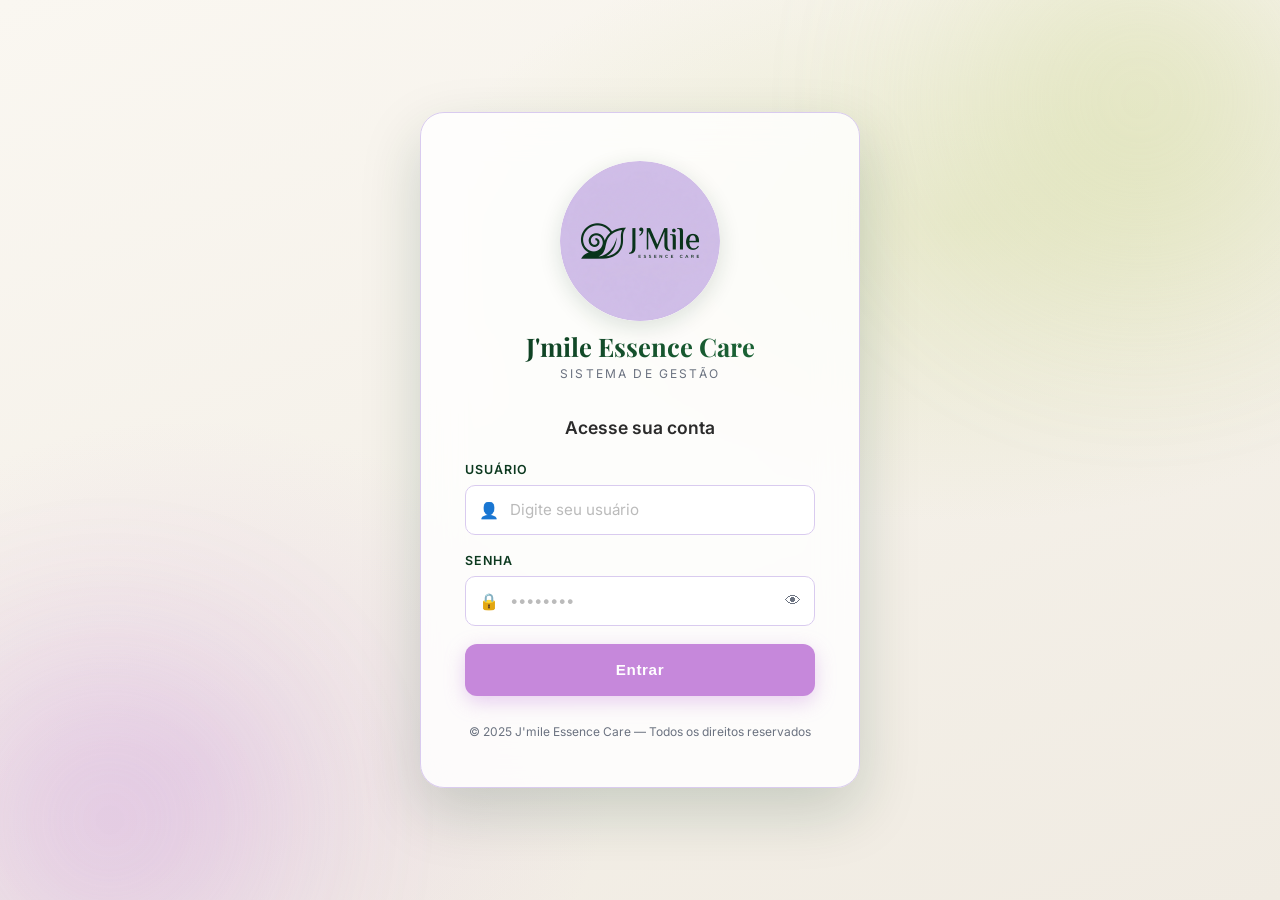
<file: index.html>
<!DOCTYPE html>
<html lang="pt-BR">
<head>
  <meta charset="UTF-8">
  <meta name="viewport" content="width=device-width, initial-scale=1.0">
  <title>J'mile Essence Care</title>
  <!-- Redireciona automaticamente para a tela de login -->
  <meta http-equiv="refresh" content="0; url=pages/login.html">
  <link rel="canonical" href="pages/login.html">

  <!-- PWA -->
  <link rel="manifest" href="manifest.json">
  <meta name="theme-color" content="#0C391F">
  <link rel="apple-touch-icon" href="assets/icons/apple-touch-icon.png">
</head>
<body>
  <p>Redirecionando para o sistema... <a href="pages/login.html">Clique aqui</a> se não redirecionar.</p>
  <script>window.location.replace('pages/login.html');</script>
</body>
</html>
</file>
<file: css/dashboard.css>
/* =========================================================
   dashboard.css — Layout Principal | J'mile Essence Care
   Nova paleta de identidade visual
   ========================================================= */

@import url('https://fonts.googleapis.com/css2?family=Inter:wght@300;400;500;600;700&family=Playfair+Display:wght@400;600;700&display=swap');

*, *::before, *::after { box-sizing: border-box; margin: 0; padding: 0; }

:root {
  /* Paleta oficial */
  --bg:            #FAF7F1;
  --primary:       #C688DB;
  --primary-hover: #b470cc;
  --primary-light: #D9CBEF;
  --green-light:   #C6D383;
  --green-dark:    #0C391F;
  --green-mid:     #155424;
  --yellow-soft:   #FFF2B0;
  --black-soft:    #2B2B2B;
  --white:         #FFFFFF;

  /* Superfícies */
  --surface:       #FFFFFF;
  --surface-2:     #F5F0E8;
  --surface-3:     #EDE8DF;
  --border:        #D9CBEF;
  --border-2:      #E2DCF5;

  /* Texto */
  --text:          #2B2B2B;
  --text-2:        #4b5563;
  --subtext:       #9ca3af;

  /* Feedback */
  --success:       #16a34a;
  --warning:       #d97706;
  --error:         #dc2626;
  --info:          #2563eb;

  /* Layout */
  --sidebar-w: 260px;
  --topbar-h:  64px;

  --radius: 12px;
  --transition: 0.22s ease;
  --shadow: 0 4px 20px rgba(12,57,31,0.06);
  --shadow-md: 0 10px 30px rgba(12,57,31,0.12);
}

html, body {
  height: 100%; overflow: hidden;
  font-family: 'Inter', sans-serif;
  background: var(--bg); color: var(--text);
  font-size: 14px;
}

/* ── App Shell ───────────────────────────────────────────── */
.app { display: flex; height: 100vh; overflow: hidden; }

/* ── Sidebar ─────────────────────────────────────────────── */
.sidebar {
  width: var(--sidebar-w); flex-shrink: 0;
  background: var(--green-dark);
  border-right: none;
  display: flex; flex-direction: column;
  overflow-y: auto; overflow-x: hidden;
  transition: width var(--transition);
  z-index: 100;
  box-shadow: 4px 0 20px rgba(12,57,31,0.25);
}
.sidebar::-webkit-scrollbar { width: 4px; }
.sidebar::-webkit-scrollbar-thumb { background: rgba(255,255,255,0.15); border-radius: 4px; }

/* Brand */
.sidebar__brand {
  display: flex; align-items: center; gap: 12px;
  padding: 24px 20px 20px;
  border-bottom: 1px solid rgba(255,255,255,0.10);
  text-decoration: none; color: inherit;
}
.sidebar__logo {
  width: 48px; height: 48px; border-radius: 50%; flex-shrink: 0;
  overflow: hidden;
  display: flex; align-items: center; justify-content: center;
  box-shadow: 0 3px 10px rgba(198,136,219,0.30);
}
.sidebar__logo-img {
  width: 100%; height: 100%;
  object-fit: cover;
  border-radius: 0;
}
.sidebar__name {
  font-family: 'Playfair Display', serif;
  font-size: 0.95rem; font-weight: 700; line-height: 1.15;
  color: var(--white);
}
.sidebar__tagline {
  font-size: 0.65rem; color: rgba(255,255,255,0.50);
  letter-spacing: 0.14em; text-transform: uppercase;
}

/* Nav */
.sidebar__nav { flex: 1; padding: 16px 12px; display: flex; flex-direction: column; gap: 4px; }

.nav-section-label {
  font-size: 0.62rem; font-weight: 600; letter-spacing: 0.16em;
  text-transform: uppercase; color: rgba(255,255,255,0.40);
  padding: 12px 10px 6px;
}

.nav__item {
  display: flex; align-items: center; gap: 12px;
  padding: 11px 14px; border-radius: 10px;
  cursor: pointer; text-decoration: none;
  color: rgba(255,255,255,0.75);
  font-size: 0.875rem; font-weight: 500;
  transition: background var(--transition), color var(--transition);
  position: relative;
}
.nav__item:hover {
  background: rgba(198,211,131,0.18);
  color: var(--green-light);
}
.nav__item.active {
  background: var(--green-light);
  color: var(--green-dark);
  font-weight: 700;
  box-shadow: 0 3px 12px rgba(198,211,131,0.4);
}
.nav__icon { font-size: 17px; flex-shrink: 0; width: 22px; text-align: center; }
.nav__label { flex: 1; white-space: nowrap; overflow: hidden; text-overflow: ellipsis; }
.nav__badge {
  display: none; min-width: 20px; height: 20px; padding: 0 6px;
  background: var(--primary); color: #fff;
  border-radius: 10px; font-size: 0.7rem; font-weight: 700;
  align-items: center; justify-content: center;
}

/* User area */
.sidebar__user {
  padding: 16px 16px 20px;
  border-top: 1px solid rgba(255,255,255,0.10);
  display: flex; align-items: center; gap: 12px;
}
.sidebar__avatar {
  width: 36px; height: 36px; border-radius: 50%; flex-shrink: 0;
  background: var(--primary);
  display: flex; align-items: center; justify-content: center;
  font-size: 14px; font-weight: 700; color: #fff;
}
.sidebar__user-info { flex: 1; min-width: 0; }
.sidebar__user-name {
  font-size: 0.82rem; font-weight: 600; color: var(--white);
  white-space: nowrap; overflow: hidden; text-overflow: ellipsis;
}
.sidebar__user-role { font-size: 0.68rem; color: rgba(255,255,255,0.45); }
.sidebar__logout {
  background: none; border: none; color: rgba(255,255,255,0.45);
  cursor: pointer; font-size: 16px; padding: 6px;
  border-radius: 6px; transition: color var(--transition), background var(--transition);
}
.sidebar__logout:hover { color: #f87171; background: rgba(248,113,113,0.15); }

/* ── Main area ───────────────────────────────────────────── */
.main { flex: 1; display: flex; flex-direction: column; overflow: hidden; }

/* Topbar */
.topbar {
  height: var(--topbar-h); flex-shrink: 0;
  display: flex; align-items: center; justify-content: space-between;
  padding: 0 28px;
  background: var(--surface);
  border-bottom: 1.5px solid var(--border-2);
  box-shadow: var(--shadow);
}
.topbar__left { display: flex; align-items: center; gap: 14px; }
.topbar__breadcrumb {
  display: flex; align-items: center; gap: 6px;
  font-size: 0.78rem; color: var(--subtext);
}
.topbar__breadcrumb b { color: var(--green-dark); font-weight: 700; }
.topbar__title { font-size: 1.15rem; font-weight: 700; color: var(--green-dark); }

.topbar__right { display: flex; align-items: center; gap: 12px; }
.topbar__date  { font-size: 0.78rem; color: var(--subtext); font-weight: 500; }

/* Content */
.content {
  flex: 1; overflow-y: auto; padding: 28px;
  background: var(--bg);
}
.content::-webkit-scrollbar { width: 6px; }
.content::-webkit-scrollbar-thumb { background: var(--border); border-radius: 6px; }

/* Animação de entrada de rotas (Módulos) */
.content-fade {
  animation: fade-in-up 0.28s cubic-bezier(0.2, 0.8, 0.2, 1) forwards;
}
@keyframes fade-in-up {
  from { opacity: 0; transform: translateY(14px); }
  to   { opacity: 1; transform: translateY(0); }
}

/* ── Loading ─────────────────────────────────────────────── */
.loading {
  display: flex; flex-direction: column; align-items: center;
  justify-content: center; gap: 16px; padding: 80px 24px;
  color: var(--subtext);
}
.loading__spinner {
  width: 40px; height: 40px; border-radius: 50%;
  border: 3px solid var(--border);
  border-top-color: var(--primary);
  animation: spin 0.8s linear infinite;
}
@keyframes spin { to { transform: rotate(360deg); } }

/* ── Toast Container ─────────────────────────────────────── */
#toast-container {
  position: fixed; bottom: 28px; right: 28px;
  display: flex; flex-direction: column; gap: 10px; z-index: 9999;
}
.toast {
  display: flex; align-items: center; gap: 12px;
  padding: 13px 18px; border-radius: 10px;
  background: var(--surface);
  border: 1.5px solid var(--border-2);
  box-shadow: var(--shadow-md);
  font-size: 0.875rem; max-width: 340px;
  transform: translateX(110%); transition: transform 0.35s ease;
  color: var(--text);
}
.toast--show { transform: translateX(0); }
.toast__icon { font-size: 16px; flex-shrink: 0; }
.toast--success .toast__icon { color: var(--success); }
.toast--error   .toast__icon { color: var(--error); }
.toast--info    .toast__icon { color: var(--info); }
.toast--warning .toast__icon { color: var(--warning); }

/* ── Page Header ─────────────────────────────────────────── */
.page-header {
  display: flex; align-items: flex-start; justify-content: space-between;
  margin-bottom: 24px; gap: 16px; flex-wrap: wrap;
}
.page-header__title {
  font-size: 1.5rem; font-weight: 700; color: var(--green-dark); margin-bottom: 4px;
}
.page-header__subtitle { font-size: 0.85rem; color: var(--subtext); }
.page-header__actions { display: flex; gap: 10px; flex-wrap: wrap; align-items: center; }

/* ── Stats Cards ─────────────────────────────────────────── */
.stats-grid {
  display: grid;
  grid-template-columns: repeat(auto-fit, minmax(180px, 1fr));
  gap: 16px; margin-bottom: 24px;
}
.stat-card {
  background: var(--surface);
  border: 1.5px solid var(--border-2);
  border-radius: var(--radius);
  padding: 20px;
  display: flex; align-items: center; gap: 16px;
  transition: transform var(--transition), box-shadow var(--transition);
}
.stat-card:hover { transform: translateY(-2px); box-shadow: var(--shadow-md); }
.stat-card__icon {
  width: 46px; height: 46px; border-radius: 12px;
  display: flex; align-items: center; justify-content: center;
  font-size: 20px; flex-shrink: 0;
}
.stat-card__icon--rose   { background: rgba(198,136,219,0.15); }
.stat-card__icon--gold   { background: rgba(198,211,131,0.25); }
.stat-card__icon--green  { background: rgba(22,163,74,0.12); }
.stat-card__icon--blue   { background: rgba(37,99,235,0.10); }
.stat-card__value { font-size: 1.5rem; font-weight: 700; color: var(--green-dark); }
.stat-card__label { font-size: 0.75rem; color: var(--subtext); }

/* ── Notificações — Sino ─────────────────────────────────── */
.notif-bell {
  position: relative;
}

.notif-bell__btn {
  background: none; border: none; cursor: pointer;
  width: 38px; height: 38px; border-radius: 10px;
  display: flex; align-items: center; justify-content: center;
  position: relative; transition: background var(--transition);
}
.notif-bell__btn:hover { background: rgba(198,136,219,0.12); }
.notif-bell__btn--active { animation: bell-shake 0.5s ease; }

@keyframes bell-shake {
  0%,100% { transform: rotate(0); }
  20% { transform: rotate(-15deg); }
  40% { transform: rotate(15deg); }
  60% { transform: rotate(-10deg); }
  80% { transform: rotate(10deg); }
}

.notif-bell__icon { font-size: 20px; }

.notif-bell__badge {
  position: absolute; top: 3px; right: 3px;
  min-width: 18px; height: 18px; padding: 0 5px;
  background: #e53e3e; color: #fff;
  border-radius: 10px; font-size: 0.65rem; font-weight: 700;
  display: flex; align-items: center; justify-content: center;
  border: 2px solid var(--surface);
  animation: pop-in 0.3s cubic-bezier(0.175, 0.885, 0.32, 1.275);
}

@keyframes pop-in {
  from { transform: scale(0); opacity: 0; }
  to   { transform: scale(1); opacity: 1; }
}

/* Dropdown de notificações */
.notif-dropdown {
  position: absolute; top: calc(100% + 10px); right: 0;
  width: 340px; max-height: 420px;
  background: var(--surface);
  border: 1.5px solid var(--border);
  border-radius: 14px;
  box-shadow: 0 12px 40px rgba(12,57,31,0.18);
  z-index: 500; overflow: hidden;
  opacity: 0; transform: translateY(-8px);
  transition: opacity 0.22s ease, transform 0.22s ease;
}
.notif-dropdown--show { opacity: 1; transform: translateY(0); }

.notif-dropdown__header {
  display: flex; align-items: center; justify-content: space-between;
  padding: 14px 16px 12px;
  background: var(--surface-2);
  border-bottom: 1.5px solid var(--border-2);
}
.notif-dropdown__title { font-size: 0.875rem; font-weight: 700; color: var(--green-dark); }
.notif-dropdown__close {
  background: none; border: none; cursor: pointer;
  color: var(--subtext); font-size: 14px;
  width: 26px; height: 26px; border-radius: 6px;
  display: flex; align-items: center; justify-content: center;
  transition: color var(--transition), background var(--transition);
}
.notif-dropdown__close:hover { color: var(--error); background: rgba(220,38,38,0.08); }

.notif-dropdown__list {
  overflow-y: auto; max-height: 340px; padding: 8px;
}
.notif-dropdown__list::-webkit-scrollbar { width: 4px; }
.notif-dropdown__list::-webkit-scrollbar-thumb { background: var(--border); border-radius: 4px; }

/* Itens de notificação */
.notif-item {
  display: flex; align-items: flex-start; gap: 10px;
  padding: 12px; margin-bottom: 4px;
  border-radius: 10px;
  border-left: 3px solid transparent;
  transition: background var(--transition);
}
.notif-item:hover { background: var(--surface-2); }
.notif-item--alta  { border-left-color: #e53e3e; background: rgba(229,62,62,0.04); }
.notif-item--media { border-left-color: var(--primary); background: rgba(198,136,219,0.05); }
.notif-item--baixa { border-left-color: var(--info); background: rgba(37,99,235,0.04); }

.notif-item__icon { font-size: 20px; flex-shrink: 0; line-height: 1; margin-top: 1px; }

.notif-item__body { flex: 1; min-width: 0; }
.notif-item__text { font-size: 0.82rem; color: var(--text); line-height: 1.5; }
.notif-item__action {
  font-size: 0.75rem; color: var(--subtext);
  margin-top: 6px; line-height: 1.4;
}

.notif-empty {
  text-align: center; padding: 32px 16px;
  color: var(--subtext); font-size: 0.85rem;
}
</file>
<file: css/components.css>
/* =========================================================
   components.css — Botões, Modais, Forms | J'mile Essence Care
   Nova paleta de identidade visual
   ========================================================= */

/* ── Buttons ─────────────────────────────────────────────── */
.btn {
  display: inline-flex; align-items: center; justify-content: center; gap: 7px;
  height: 38px; padding: 0 18px; border-radius: 10px;
  font-size: 0.84rem; font-weight: 600; font-family: 'Inter', sans-serif;
  border: 1.5px solid transparent; cursor: pointer;
  transition: transform 0.2s cubic-bezier(0.34, 1.56, 0.64, 1), box-shadow 0.2s ease, background 0.2s ease;
  white-space: nowrap; letter-spacing: 0.02em;
}
.btn:active:not(:disabled) { transform: scale(0.96); }
.btn:disabled { opacity: 0.5; cursor: not-allowed; }

/* Primário — Adicionar / Salvar / Confirmar */
.btn--primary {
  background: var(--primary);
  color: var(--white);
  box-shadow: 0 4px 14px rgba(198,136,219,0.35);
  border-color: transparent;
}
.btn--primary:hover:not(:disabled) {
  background: var(--primary-hover);
  transform: translateY(-2px);
  box-shadow: 0 6px 20px rgba(198,136,219,0.45);
}

/* Gold — alternativo (usamos green-light) */
.btn--gold {
  background: var(--green-light);
  color: var(--green-dark);
  font-weight: 700;
  box-shadow: 0 4px 12px rgba(198,211,131,0.35);
  border-color: transparent;
}
.btn--gold:hover:not(:disabled) {
  background: #b5c46f;
  transform: translateY(-2px);
  box-shadow: 0 6px 18px rgba(198,211,131,0.45);
}

/* Editar — Secundário com green-light */
.btn--outline {
  background: transparent;
  border-color: var(--green-light);
  color: var(--green-dark);
  font-weight: 600;
}
.btn--outline:hover:not(:disabled) {
  background: rgba(198,211,131,0.15);
  border-color: #a8ba55;
  color: var(--green-dark);
}

/* Excluir / Inativar */
.btn--danger {
  background: var(--black-soft);
  color: var(--white);
  border-color: transparent;
}
.btn--danger:hover:not(:disabled) {
  background: #1a1a1a;
  transform: translateY(-1px);
}

.btn--ghost {
  background: transparent; border: none; color: var(--subtext); padding: 0 10px;
}
.btn--ghost:hover { color: var(--text); }

.btn--sm { height: 32px; padding: 0 12px; font-size: 0.78rem; border-radius: 7px; }
.btn--lg { height: 46px; padding: 0 24px; font-size: 0.95rem; border-radius: 12px; }
.btn--icon { width: 36px; height: 36px; padding: 0; border-radius: 8px; }

/* ── Modal ───────────────────────────────────────────────── */
.modal-overlay {
  position: fixed; inset: 0; z-index: 1000;
  background: rgba(12,57,31,0.30); backdrop-filter: blur(4px);
  display: flex; align-items: center; justify-content: center;
  padding: 20px;
  opacity: 0; transition: opacity 0.3s ease;
}
.modal-overlay--show { opacity: 1; }

.modal {
  background: var(--surface);
  border: 1.5px solid var(--border);
  border-radius: 18px;
  width: 100%; max-width: 520px;
  max-height: 90vh; display: flex; flex-direction: column;
  box-shadow: 0 20px 60px rgba(12,57,31,0.20);
  transform: scale(0.95); transition: transform 0.3s ease;
}
.modal-overlay--show .modal { transform: scale(1); }
.modal--sm { max-width: 380px; }
.modal--lg { max-width: 700px; }

.modal__header {
  display: flex; align-items: center; justify-content: space-between;
  padding: 20px 24px 16px;
  border-bottom: 1.5px solid var(--border-2);
  background: var(--surface-2);
  border-radius: 18px 18px 0 0;
}
.modal__title { font-size: 1rem; font-weight: 700; color: var(--green-dark); }
.modal__close {
  background: none; border: none; color: var(--subtext);
  cursor: pointer; font-size: 16px; width: 30px; height: 30px;
  border-radius: 6px; display: flex; align-items: center; justify-content: center;
  transition: color var(--transition), background var(--transition);
}
.modal__close:hover { color: var(--error); background: rgba(220,38,38,0.08); }

.modal__body {
  padding: 20px 24px; overflow-y: auto; flex: 1;
}
.modal__body::-webkit-scrollbar { width: 4px; }
.modal__body::-webkit-scrollbar-thumb { background: var(--border); border-radius: 4px; }

.modal__footer {
  padding: 16px 24px 20px;
  border-top: 1.5px solid var(--border-2);
  background: var(--surface-2);
  border-radius: 0 0 18px 18px;
  display: flex; justify-content: flex-end; gap: 10px;
}

/* ── Forms ───────────────────────────────────────────────── */
.form-row { display: grid; gap: 16px; margin-bottom: 16px; }
.form-row--2 { grid-template-columns: 1fr 1fr; }
.form-row--3 { grid-template-columns: 1fr 1fr 1fr; }

.form-field { display: flex; flex-direction: column; gap: 6px; }
.form-field label {
  font-size: 0.75rem; font-weight: 600; color: var(--green-dark);
  letter-spacing: 0.05em; text-transform: uppercase;
}
.form-input, .form-select, .form-textarea {
  background: var(--white);
  border: 1.5px solid var(--border);
  border-radius: 10px;
  color: var(--text); font-size: 0.9rem; font-family: 'Inter', sans-serif;
  outline: none;
  transition: border-color 0.25s ease, box-shadow 0.25s ease;
}
.form-input, .form-select { height: 42px; padding: 0 14px; }
.form-textarea            { padding: 12px 14px; resize: vertical; min-height: 80px; }
.form-select option       { background: var(--white); color: var(--text); }
.form-input:focus, .form-select:focus, .form-textarea:focus {
  border-color: var(--primary);
  box-shadow: 0 0 0 3px rgba(198,136,219,0.18);
}
.form-input::placeholder { color: #bbb; }
.form-input.error, .form-select.error { border-color: var(--error); }
.field-hint  { font-size: 0.72rem; color: var(--subtext); }
.field-error { font-size: 0.72rem; color: var(--error); display: none; }
.field-error.visible { display: block; }

/* ── Badges ──────────────────────────────────────────────── */
.badge {
  display: inline-flex; align-items: center; gap: 5px;
  padding: 3px 10px; border-radius: 20px;
  font-size: 0.72rem; font-weight: 600; letter-spacing: 0.04em;
}
.badge--active   { background: rgba(22,163,74,0.12); color: #15803d; border: 1px solid rgba(22,163,74,0.2); }
.badge--inactive { background: rgba(43,43,43,0.08); color: var(--black-soft); border: 1px solid rgba(43,43,43,0.15); }
.badge--pending  { background: rgba(255,242,176,0.8); color: #92400e; border: 1px solid rgba(217,119,6,0.2); }
.badge--gold     { background: rgba(198,211,131,0.25); color: var(--green-dark); border: 1px solid rgba(198,211,131,0.5); }
.badge--rose     { background: rgba(198,136,219,0.15); color: #7c3aed; border: 1px solid rgba(198,136,219,0.3); }
.badge--blue     { background: rgba(37,99,235,0.10); color: #1d4ed8; border: 1px solid rgba(37,99,235,0.2); }

/* ── Toolbar ─────────────────────────────────────────────── */
.toolbar {
  display: flex; align-items: center; gap: 10px; flex-wrap: wrap;
  margin-bottom: 18px;
}
.toolbar__search {
  position: relative; flex: 1; min-width: 200px;
}
.toolbar__search-icon {
  position: absolute; left: 12px; top: 50%; transform: translateY(-50%);
  color: var(--subtext); font-size: 14px; pointer-events: none;
}
.toolbar__search-input {
  width: 100%; height: 38px; padding: 0 14px 0 36px;
  background: var(--white); border: 1.5px solid var(--border);
  border-radius: 9px; color: var(--text); font-size: 0.875rem;
  font-family: 'Inter', sans-serif; outline: none;
  transition: border-color 0.2s, box-shadow 0.2s;
}
.toolbar__search-input::placeholder { color: var(--subtext); }
.toolbar__search-input:focus {
  border-color: var(--primary);
  box-shadow: 0 0 0 3px rgba(198,136,219,0.14);
}
.toolbar__filter {
  height: 38px; padding: 0 14px;
  background: var(--white); border: 1.5px solid var(--border);
  border-radius: 9px; color: var(--text); font-size: 0.865rem;
  font-family: 'Inter', sans-serif; outline: none; cursor: pointer;
  transition: border-color 0.2s;
}
.toolbar__filter:focus { border-color: var(--primary); }
.toolbar__filter option { background: #fff; }

/* ── Confirm dialog ──────────────────────────────────────── */
.confirm__message {
  color: var(--text-2); font-size: 0.92rem; line-height: 1.6; padding: 8px 0;
}

/* ── Empty state ─────────────────────────────────────────── */
.empty-state { text-align: center; padding: 56px 24px !important; }
.empty-state__icon { font-size: 40px; margin-bottom: 12px; opacity: 0.35; }
.empty-state p { color: var(--subtext); font-size: 0.9rem; }

/* ── Instagram tag ────────────────────────────────────────── */
.instagram-tag {
  display: inline-flex; align-items: center; gap: 4px;
  padding: 3px 10px; border-radius: 20px;
  font-size: 0.78rem; font-weight: 600;
  background: linear-gradient(135deg, rgba(131,58,180,0.10), rgba(253,29,29,0.08), rgba(252,176,69,0.12));
  color: #9333ea;
  border: 1px solid rgba(147,51,234,0.2);
}

.cell-client__insta {
  font-size: 0.72rem; color: #9333ea; margin-top: 2px;
}

/* ── Input com prefixo (ícone esquerdo) ──────────────────── */
.input-icon-wrap { position: relative; display: flex; align-items: center; }
.input-prefix {
  position: absolute; left: 12px;
  font-size: 14px; pointer-events: none; z-index: 1;
}
.form-input--prefixed { padding-left: 36px; }

/* ── Painel de Cálculo Financeiro ────────────────────────── */
.calc-summary {
  background: linear-gradient(135deg, rgba(12,57,31,0.04), rgba(198,136,219,0.06));
  border: 1.5px solid var(--border);
  border-radius: 12px;
  padding: 16px;
  margin: 4px 0 16px;
  animation: fadeSlideIn 0.25s ease;
}

@keyframes fadeSlideIn {
  from { opacity: 0; transform: translateY(-6px); }
  to   { opacity: 1; transform: translateY(0); }
}

.calc-summary__title {
  font-size: 0.78rem; font-weight: 700;
  color: var(--green-dark); text-transform: uppercase;
  letter-spacing: 0.06em; margin-bottom: 12px;
}

.calc-summary__grid { display: flex; flex-direction: column; gap: 6px; }

.calc-row {
  display: flex; align-items: center; justify-content: space-between;
  padding: 6px 0;
  border-bottom: 1px dashed rgba(0,0,0,0.07);
}
.calc-row:last-child { border-bottom: none; }

.calc-row--total {
  background: rgba(22,163,74,0.08);
  border-radius: 8px;
  padding: 10px 12px;
  margin-top: 4px;
  border: none;
}

.calc-label {
  font-size: 0.8rem; color: var(--text-2); font-weight: 500;
}
.calc-row--total .calc-label {
  font-weight: 700; color: var(--green-dark);
}

.calc-value {
  font-size: 0.865rem; font-weight: 600; color: var(--text);
}
.calc-value--minus { color: var(--error); }
.calc-value--liquido {
  font-size: 1.05rem; font-weight: 800;
  color: var(--success);
}

/* ── taxa-badge (tabela financeira) ──────────────────────── */
.taxa-badge {
  display: inline-block;
  margin-left: 6px;
  padding: 1px 7px; border-radius: 20px;
  font-size: 0.65rem; font-weight: 700;
  background: rgba(220,38,38,0.10);
  color: var(--error);
  border: 1px solid rgba(220,38,38,0.18);
  vertical-align: middle;
}

/* ── text-muted helper ───────────────────────────────────── */
.text-muted { color: var(--subtext) !important; }
</file>
<file: css/tables.css>
/* =========================================================
   tables.css — Tabelas e Calendário | J'mile Essence Care
   Nova paleta de identidade visual
   ========================================================= */

/* ── Table Container ─────────────────────────────────────── */
.table-card {
  background: var(--surface);
  border: 1.5px solid var(--border-2);
  border-radius: var(--radius);
  overflow: hidden;
  box-shadow: var(--shadow);
}

/* ── Calendar Layout (desktop: side-by-side) ─────────────── */
.cal-layout {
  display: grid;
  grid-template-columns: 1fr 340px;
  gap: 20px;
  align-items: start;
}
.cal-grid-card { padding: 20px; }

.table-responsive { overflow-x: auto; }
.table-responsive::-webkit-scrollbar { height: 5px; }
.table-responsive::-webkit-scrollbar-thumb { background: var(--border); border-radius: 4px; }

/* ── Table ───────────────────────────────────────────────── */
.data-table { width: 100%; border-collapse: collapse; font-size: 0.875rem; }

/* Cabeçalho — verde escuro com texto branco */
.data-table thead th {
  background: var(--green-dark);
  padding: 13px 16px;
  text-align: left;
  font-size: 0.72rem; font-weight: 700;
  letter-spacing: 0.08em; text-transform: uppercase;
  color: var(--white);
  border-bottom: none;
  white-space: nowrap;
}
.data-table thead th:first-child { padding-left: 20px; border-radius: 0; }
.data-table thead th:last-child  { padding-right: 20px; }

/* Linhas alternadas */
.data-table tbody tr {
  border-bottom: 1px solid var(--border-2);
  transition: background 0.15s;
  animation: rowFadeIn 0.3s ease both;
}
@keyframes rowFadeIn {
  from { opacity: 0; transform: translateY(5px); }
  to   { opacity: 1; transform: translateY(0); }
}
.data-table tbody tr:nth-child(odd)  { background: #FAF7F1; }
.data-table tbody tr:nth-child(even) { background: #F0EDE7; }
.data-table tbody tr:last-child { border-bottom: none; }
.data-table tbody tr:hover { background: #ede9ea !important; }

.data-table tbody td {
  padding: 13px 16px; vertical-align: middle;
  color: var(--text-2); line-height: 1.4;
}
.data-table tbody td:first-child { padding-left: 20px; color: var(--text); font-weight: 500; }
.data-table tbody td:last-child  { padding-right: 20px; }

/* Inactive row */
.data-table tbody tr.row--inactive td { opacity: 0.45; }

/* ── Action buttons ──────────────────────────────────────── */
.td-actions { display: flex; align-items: center; gap: 6px; }
.action-btn {
  width: 32px; height: 32px; border-radius: 7px;
  border: 1.5px solid var(--border-2);
  background: var(--white); color: var(--subtext);
  cursor: pointer; font-size: 14px;
  display: inline-flex; align-items: center; justify-content: center;
  transition: all 0.15s;
}
.action-btn:hover           { background: var(--surface-2); color: var(--text); border-color: var(--border); }
.action-btn--edit:hover     { color: var(--primary); border-color: rgba(198,136,219,0.35); background: rgba(198,136,219,0.08); }
.action-btn--delete:hover   { color: var(--white); background: var(--black-soft); border-color: var(--black-soft); }
.action-btn--view:hover     { color: var(--green-dark); border-color: rgba(198,211,131,0.5); background: rgba(198,211,131,0.15); }
.action-btn--inactive:hover { color: #d97706; border-color: rgba(217,119,6,0.3); background: rgba(255,242,176,0.4); }

/* ── Client cell ─────────────────────────────────────────── */
.cell-client { display: flex; align-items: center; gap: 10px; }
.cell-client__avatar {
  width: 34px; height: 34px; border-radius: 10px; flex-shrink: 0;
  background: linear-gradient(135deg, var(--green-dark), var(--green-mid));
  display: flex; align-items: center; justify-content: center;
  font-size: 13px; font-weight: 700; color: var(--white);
}
.cell-client__name  { font-weight: 600; color: var(--text); }
.cell-client__email { font-size: 0.75rem; color: var(--subtext); }

/* ── Procedure tag ───────────────────────────────────────── */
.proc-tag {
  display: inline-flex; align-items: center; gap: 6px;
  padding: 4px 10px; border-radius: 6px;
  background: rgba(198,136,219,0.12);
  border: 1px solid rgba(198,136,219,0.25);
  color: #7c3aed; font-size: 0.78rem; font-weight: 500;
}

/* ── Calendar ────────────────────────────────────────────── */
.calendar-nav {
  display: flex; align-items: center; justify-content: space-between;
  margin-bottom: 18px;
}
.calendar-nav__title {
  font-size: 1.1rem; font-weight: 700;
  color: var(--green-dark); text-transform: capitalize;
}

.calendar-grid {
  display: grid; grid-template-columns: repeat(7, 1fr); gap: 6px;
}
.calendar-grid__header {
  text-align: center; font-size: 0.72rem; font-weight: 700;
  letter-spacing: 0.08em; text-transform: uppercase;
  color: var(--green-dark); padding: 8px 0;
}
.calendar-day {
  background: var(--white);
  border: 1.5px solid var(--border-2);
  border-radius: 10px;
  padding: 7px; min-height: 90px;
  cursor: pointer;
  transition: border-color 0.2s, background 0.2s, box-shadow 0.2s;
}
.calendar-day:hover {
  border-color: var(--primary);
  background: rgba(198,136,219,0.06);
  box-shadow: 0 2px 10px rgba(198,136,219,0.15);
}
/* Dia atual — amarelo suave */
.calendar-day.today {
  background: var(--yellow-soft);
  border-color: #d97706;
  box-shadow: 0 0 0 1px #d97706;
}
.calendar-day.other-month { opacity: 0.3; pointer-events: none; background: var(--surface-2); }
.calendar-day__num {
  font-size: 0.85rem; font-weight: 700;
  color: var(--text-2); margin-bottom: 5px;
  display: flex; align-items: center; justify-content: space-between;
}
.calendar-day.today .calendar-day__num { color: #92400e; }
.calendar-day__today-dot {
  width: 6px; height: 6px; border-radius: 50%; background: #d97706;
}

/* Evento no calendário — roxo quando tem agendamento */
.cal-event {
  background: rgba(198,136,219,0.18);
  border-left: 2.5px solid var(--primary);
  border-radius: 4px; padding: 3px 6px;
  margin-bottom: 3px; font-size: 0.68rem; line-height: 1.3;
  color: var(--text); cursor: pointer;
  transition: background 0.15s;
  white-space: nowrap; overflow: hidden; text-overflow: ellipsis;
}
.cal-event:hover { background: rgba(198,136,219,0.30); }
.cal-event__time { color: #7c3aed; font-weight: 700; }

/* Day schedule panel */
.day-schedule {
  background: var(--surface);
  border: 1.5px solid var(--border-2);
  border-radius: var(--radius);
  overflow: hidden;
  box-shadow: var(--shadow);
}
.day-schedule__header {
  padding: 14px 20px;
  border-bottom: 1.5px solid var(--border-2);
  font-size: 0.9rem; font-weight: 700; color: var(--green-dark);
  background: var(--surface-2);
  display: flex; align-items: center; justify-content: space-between;
}
.schedule-slot {
  display: flex; align-items: flex-start; gap: 14px;
  padding: 13px 20px;
  border-bottom: 1px solid var(--border-2);
  transition: background 0.15s;
}
.schedule-slot:last-child { border-bottom: none; }
.schedule-slot:hover { background: rgba(198,136,219,0.05); }
.schedule-slot__time {
  font-size: 0.8rem; font-weight: 700; color: var(--green-dark);
  width: 48px; flex-shrink: 0; padding-top: 2px;
}
.schedule-slot__content { flex: 1; }
.schedule-slot__client  { font-weight: 700; color: var(--text); }
.schedule-slot__proc    { font-size: 0.8rem; color: var(--subtext); margin-top: 3px; }
.schedule-slot__actions { display: flex; gap: 6px; }

/* ── Financeiro ──────────────────────────────────────────── */
.finance-summary {
  display: grid; grid-template-columns: repeat(auto-fit, minmax(160px, 1fr));
  gap: 14px; margin-bottom: 20px;
}
.finance-summary__card {
  background: var(--surface);
  border: 1.5px solid var(--border-2);
  border-radius: var(--radius);
  padding: 16px 18px;
  box-shadow: var(--shadow);
}
.finance-summary__label {
  font-size: 0.72rem; text-transform: uppercase;
  letter-spacing: 0.08em; color: var(--subtext); margin-bottom: 6px; font-weight: 600;
}
.finance-summary__value { font-size: 1.25rem; font-weight: 700; color: var(--green-dark); }
.finance-summary__card.total { border-color: rgba(22,163,74,0.30); background: rgba(22,163,74,0.04); }
.finance-summary__card.total .finance-summary__value { color: var(--success); }

/* Pagamento badges */
.pay-pix    { background: rgba(22,163,74,0.12); color: #15803d; border: 1px solid rgba(22,163,74,0.2); }
.pay-credit { background: rgba(198,136,219,0.15); color: #7c3aed; border: 1px solid rgba(198,136,219,0.3); }
.pay-debit  { background: rgba(37,99,235,0.10); color: #1d4ed8; border: 1px solid rgba(37,99,235,0.2); }
</file>
<file: css/mobile.css>
/* =========================================================
   mobile.css — Responsividade Mobile | J'mile Essence Care
   Breakpoints: < 768px (celular), 768-1024px (tablet)
   ========================================================= */

/* ── Tablet ──────────────────────────────────────────────── */
@media (max-width: 1024px) {
  :root { --sidebar-w: 220px; }
}

/* ── Login: Mobile ───────────────────────────────────────── */
@media (max-width: 768px) {
  .login-card {
    padding: 36px 24px;
    border-radius: 24px;
    margin: 20px;
    width: calc(100% - 40px);
    max-width: 400px;
  }
  .login-brand__logo-img { width: 110px; height: 110px; }
  .login-brand__name { font-size: 1.4rem; }
}

/* ── Dashboard Mobile ────────────────────────────────────── */
@media (max-width: 768px) {

  /* Layout vira empilhado */
  html, body { overflow: hidden; height: 100%; }
  .app {
    flex-direction: column;
    height: 100dvh; /* dynamic viewport height (safe-area aware) */
  }

  /* Sidebar vira bottom nav bar flutuante premium */
  .sidebar {
    width: 100% !important;
    height: auto;
    flex-direction: row;
    border-right: none;
    border-top: 1px solid rgba(255,255,255,0.15);
    order: 2;
    padding: 0;
    box-shadow: 0 -8px 30px rgba(12,57,31,0.25);
    background: rgba(12,57,31, 0.95);
    backdrop-filter: blur(12px);
    -webkit-backdrop-filter: blur(12px);
    /* Safe area para iPhone com home indicator */
    padding-bottom: env(safe-area-inset-bottom, 0px);
    z-index: 900;
  }

  /* Esconde elementos da sidebar que não cabem no bottom nav */
  .sidebar__brand,
  .sidebar__user,
  .nav-section-label {
    display: none;
  }

  /* Nav vira horizontal */
  .sidebar__nav {
    flex-direction: row;
    justify-content: space-around;
    align-items: center;
    width: 100%;
    padding: 8px 6px;
    gap: 0;
    overflow-x: auto;
    -webkit-overflow-scrolling: touch;
  }
  .sidebar__nav::-webkit-scrollbar { display: none; }

  .nav__item {
    flex-direction: column;
    align-items: center;
    gap: 4px;
    padding: 10px;
    border-radius: 12px;
    min-width: 64px;
    font-size: 0.62rem;
    color: rgba(255,255,255,0.6);
    transition: transform 0.2s cubic-bezier(0.34, 1.56, 0.64, 1), background 0.2s ease, color 0.2s ease;
  }
  .nav__item:active { transform: scale(0.92); }
  .nav__icon { font-size: 22px; width: auto; transition: transform 0.25s ease; }
  .nav__label { font-size: 0.6rem; white-space: nowrap; font-weight: 500; }
  .nav__badge { display: none; }
  .nav__item.active {
    color: var(--green-dark);
    background: var(--green-light);
    transform: translateY(-4px);
    box-shadow: 0 4px 12px rgba(198,211,131,0.25);
  }
  .nav__item.active .nav__icon { transform: scale(1.15); }

  /* Main ocupa todo o espaço */
  .main { flex: 1; order: 1; overflow: hidden; min-height: 0; }

  /* Topbar menor */
  .topbar {
    height: 52px;
    padding: 0 16px;
    /* Safe area para notch do iPhone */
    padding-top: env(safe-area-inset-top, 0px);
  }
  .topbar__title { font-size: 1rem; }
  .topbar__date  { display: none; }

  /* Content com padding menor */
  .content { padding: 16px; }

  /* Stats grid: 2 colunas no celular */
  .stats-grid { grid-template-columns: repeat(2, 1fr); gap: 10px; margin-bottom: 16px; }
  .stat-card  { padding: 14px; gap: 10px; }
  .stat-card__icon { width: 38px; height: 38px; font-size: 16px; border-radius: 10px; }
  .stat-card__value { font-size: 1.2rem; }

  /* Page header empilhado */
  .page-header {
    flex-direction: column;
    align-items: flex-start;
    gap: 12px;
    margin-bottom: 16px;
  }
  .page-header__title { font-size: 1.2rem; }

  /* Toolbar empilhada */
  .toolbar { flex-direction: column; align-items: stretch; }
  .toolbar__search { min-width: unset; }

  /* Tabela em card compacto premium */
  .data-table thead { display: none; }
  .data-table tbody tr {
    display: block;
    padding: 16px;
    margin-bottom: 14px;
    border: 1.5px solid var(--border-2);
    border-radius: 16px;
    background: var(--surface) !important;
    box-shadow: 0 4px 16px rgba(12,57,31,0.05);
    transition: transform 0.2s cubic-bezier(0.34, 1.56, 0.64, 1), box-shadow 0.2s ease;
  }
  .data-table tbody tr:active { transform: scale(0.97); }
  .data-table tbody td {
    display: flex;
    justify-content: space-between;
    align-items: center;
    padding: 6px 0;
    border: none;
    font-size: 0.875rem;
    text-align: right;
  }
  .data-table tbody td::before {
    content: attr(data-label);
    font-weight: 600;
    color: var(--subtext);
    font-size: 0.72rem;
    text-transform: uppercase;
    letter-spacing: 0.04em;
    margin-right: 12px;
    text-align: left;
  }
  .data-table tbody td:first-child { padding-left: 0; }
  .data-table tbody td:last-child  { padding-right: 0; }
  .data-table tbody td.td-actions { 
    margin-top: 8px; 
    padding-top: 12px; 
    border-top: 1px dashed var(--border-2); 
    justify-content: flex-end; 
  }

  /* Modal Bottom Sheet no celular */
  .modal-overlay { 
    padding: 0; 
    align-items: flex-end; 
    background: rgba(12,57,31,0.45); 
  }
  .modal {
    border-radius: 24px 24px 0 0;
    max-width: 100%;
    margin: 0;
    border: none;
    max-height: 88vh; /* Espaço na parte de cima */
    transform: translateY(100%);
  }
  
  .modal-overlay--show .modal { 
    transform: translateY(0) !important; 
    transition: transform 0.4s cubic-bezier(0.175, 0.885, 0.32, 1); 
  }

  .modal__header {
    border-radius: 24px 24px 0 0;
    padding: 24px 24px 16px;
    position: relative;
  }
  .modal__header::before {
    content: '';
    position: absolute;
    top: 8px; left: 50%;
    transform: translateX(-50%);
    width: 40px; height: 5px;
    background: var(--border-2);
    border-radius: 4px;
  }
  
  .modal__body {
    padding-bottom: env(safe-area-inset-bottom, 20px);
  }
  
  .modal__footer {
    padding-bottom: calc(20px + env(safe-area-inset-bottom, 0px));
    border-radius: 0;
  }
  .form-row--2, .form-row--3 { grid-template-columns: 1fr; }

  /* Calendário: empilha grade + painel verticalmente */
  .cal-layout {
    display: flex !important;
    flex-direction: column !important;
    gap: 14px;
  }
  .cal-panel-wrap { width: 100%; }

  /* Card do calendário */
  .cal-grid-card { padding: 12px !important; }

  /* Navegação do mês mais compacta */
  .calendar-nav { margin-bottom: 10px; }
  .calendar-nav__title { font-size: 0.95rem; }

  /* Grade: células menores e com altura fixa */
  .calendar-grid { gap: 3px !important; }
  .calendar-grid__header {
    font-size: 0.6rem;
    padding: 4px 0;
  }
  .calendar-day {
    min-height: 40px !important;
    padding: 4px 3px !important;
    border-radius: 6px !important;
  }
  .calendar-day__num {
    font-size: 0.72rem !important;
    margin-bottom: 2px;
  }
  .calendar-day__today-dot { width: 5px; height: 5px; }

  /* Mostrar eventos (sobrescreve o display:none anterior) */
  .cal-event {
    display: block !important;
    font-size: 0.58rem !important;
    padding: 1px 3px !important;
    margin-bottom: 1px;
    white-space: nowrap;
    overflow: hidden;
    text-overflow: ellipsis;
  }
  .cal-event__time { display: none; }

  /* Painel do dia: sem altura mínima excessiva */
  .day-schedule { max-height: 300px; overflow-y: auto; }

  /* Financeiro: summary 2 colunas */
  .finance-summary { grid-template-columns: repeat(2, 1fr); }

  /* Botões menores */
  .btn--lg { height: 42px; font-size: 0.9rem; }
}

/* ── Celular pequeno (< 390px) ───────────────────────────── */
@media (max-width: 390px) {
  .stats-grid { grid-template-columns: 1fr 1fr; gap: 8px; }
  .nav__item  { padding: 6px 8px; min-width: 52px; }
}
</file>
<file: css/login.css>
/* =========================================================
   login.css — Tela de Login | J'mile Essence Care
   Nova paleta de identidade visual
   ========================================================= */

@import url('https://fonts.googleapis.com/css2?family=Inter:wght@300;400;500;600;700&family=Playfair+Display:wght@400;600;700&display=swap');

*, *::before, *::after { box-sizing: border-box; margin: 0; padding: 0; }

:root {
  --bg:            #FAF7F1;
  --primary:       #C688DB;
  --primary-hover: #D9CBEF;
  --green-light:   #C6D383;
  --green-dark:    #0C391F;
  --purple-light:  #D9CBEF;
  --yellow-soft:   #FFF2B0;
  --black-soft:    #2B2B2B;
  --white:         #FFFFFF;

  /* Derivados para login */
  --card-bg:   rgba(255,255,255,0.82);
  --border:    #D9CBEF;
  --text:      #2B2B2B;
  --subtext:   #6b7280;
  --error:     #dc2626;
  --radius:    16px;
  --shadow:    0 24px 60px rgba(12,57,31,0.18);
  --transition: 0.3s ease;
}

html, body {
  height: 100%;
  font-family: 'Inter', sans-serif;
  background: var(--bg);
  color: var(--text);
  overflow: hidden;
}

/* ── Background decorativo ───────────────────────────────── */
.login-bg {
  position: fixed; inset: 0; z-index: 0;
  background:
    radial-gradient(ellipse 70% 55% at 75% 25%, rgba(198,211,131,0.28) 0%, transparent 60%),
    radial-gradient(ellipse 60% 70% at 15% 85%, rgba(198,136,219,0.18) 0%, transparent 55%),
    linear-gradient(160deg, #FAF7F1 0%, #f0ebe2 100%);
}

.login-bg__orb {
  position: absolute; border-radius: 50%;
  filter: blur(90px); opacity: 0.45;
  animation: float 9s ease-in-out infinite alternate;
}
.login-bg__orb--1 {
  width: 520px; height: 520px;
  background: radial-gradient(circle, #C6D383 0%, transparent 70%);
  top: -160px; right: -120px;
  animation-duration: 10s;
}
.login-bg__orb--2 {
  width: 420px; height: 420px;
  background: radial-gradient(circle, #C688DB 0%, transparent 70%);
  bottom: -130px; left: -100px;
  animation-duration: 12s; animation-delay: -4s;
}

@keyframes float {
  from { transform: scale(1) translateY(0); }
  to   { transform: scale(1.07) translateY(-28px); }
}

/* ── Partículas ──────────────────────────────────────────── */
.particles {
  position: fixed; inset: 0; pointer-events: none; z-index: 1;
}
.particle {
  position: absolute; border-radius: 50%;
  background: var(--primary);
  animation: rise linear infinite;
  opacity: 0;
}
@keyframes rise {
  0%   { transform: translateY(0) scale(0); opacity: 0; }
  10%  { opacity: 0.5; }
  90%  { opacity: 0.15; }
  100% { transform: translateY(-100vh) scale(1); opacity: 0; }
}

/* ── Layout ─────────────────────────────────────────────── */
.login-wrapper {
  position: relative; z-index: 10;
  min-height: 100vh;
  display: flex; align-items: center; justify-content: center;
  padding: 20px;
}

/* ── Card ───────────────────────────────────────────────── */
.login-card {
  width: 100%; max-width: 440px;
  background: var(--card-bg);
  backdrop-filter: blur(20px);
  border: 1.5px solid var(--border);
  border-radius: 24px;
  padding: 48px 44px;
  box-shadow: var(--shadow);
  animation: fadeUp 0.6s ease both;
}
@keyframes fadeUp {
  from { opacity: 0; transform: translateY(30px); }
  to   { opacity: 1; transform: translateY(0); }
}

/* ── Logo & Brand ───────────────────────────────────────── */
.login-brand {
  text-align: center; margin-bottom: 36px;
}
/* Imagem da logo centralizada */
.login-brand__logo-img {
  width: 160px;
  height: 160px;
  object-fit: cover;
  border-radius: 50%;
  display: block;
  margin: 0 auto 10px;
  box-shadow: 0 6px 22px rgba(12,57,31,0.14);
}
.login-brand__name {
  font-family: 'Playfair Display', serif;
  font-size: 1.6rem; font-weight: 700;
  background: linear-gradient(90deg, var(--green-dark), #1e6b3a);
  -webkit-background-clip: text;
  background-clip: text;
  -webkit-text-fill-color: transparent;
  line-height: 1.2; margin-bottom: 4px;
}
.login-brand__sub {
  font-size: 0.75rem; letter-spacing: 0.18em;
  text-transform: uppercase; color: var(--subtext);
}

/* ── Form ───────────────────────────────────────────────── */
.login-title {
  font-size: 1.1rem; font-weight: 600; margin-bottom: 24px;
  color: var(--text); text-align: center;
}

.form-group { margin-bottom: 18px; }
.form-group label {
  display: block; font-size: 0.78rem; font-weight: 600;
  letter-spacing: 0.08em; text-transform: uppercase;
  color: var(--green-dark); margin-bottom: 8px;
}

.input-wrap { position: relative; }
.input-wrap__icon {
  position: absolute; left: 14px; top: 50%; transform: translateY(-50%);
  font-size: 16px; color: var(--subtext); pointer-events: none;
}

.form-control {
  width: 100%; height: 50px; padding: 0 14px 0 44px;
  background: #fff;
  border: 1.5px solid var(--border);
  border-radius: 10px;
  color: var(--text); font-size: 0.95rem; font-family: 'Inter', sans-serif;
  outline: none;
  transition: border-color var(--transition), box-shadow var(--transition);
}
.form-control::placeholder { color: #bbb; }
.form-control:focus {
  border-color: var(--primary);
  box-shadow: 0 0 0 3px rgba(198,136,219,0.20);
}
.form-control.is-error { border-color: var(--error); }

.input-toggle {
  position: absolute; right: 14px; top: 50%; transform: translateY(-50%);
  background: none; border: none; color: var(--subtext);
  cursor: pointer; font-size: 16px; padding: 0;
  transition: color var(--transition);
}
.input-toggle:hover { color: var(--primary); }

/* ── Erro ───────────────────────────────────────────────── */
.form-error {
  display: none; align-items: center; gap: 8px;
  margin-top: -8px; margin-bottom: 12px;
  background: rgba(220,38,38,0.08);
  border: 1px solid rgba(220,38,38,0.25);
  border-radius: 8px; padding: 10px 14px;
  font-size: 0.83rem; color: var(--error);
}
.form-error.visible { display: flex; }

/* ── Botão login ────────────────────────────────────────── */
.btn-login {
  width: 100%; height: 52px; margin-top: 8px;
  background: var(--primary);
  color: #fff; font-size: 0.95rem; font-weight: 700; letter-spacing: 0.04em;
  border: none; border-radius: 12px; cursor: pointer;
  transition: background 0.2s, transform 0.15s, box-shadow 0.15s;
  box-shadow: 0 6px 20px rgba(198,136,219,0.40);
  display: flex; align-items: center; justify-content: center; gap: 8px;
}
.btn-login:hover  {
  background: #b470cc;
  transform: translateY(-2px);
  box-shadow: 0 10px 28px rgba(198,136,219,0.55);
}
.btn-login:active { transform: translateY(0); }
.btn-login:disabled { opacity: 0.6; cursor: not-allowed; transform: none; }

.btn-login__spinner {
  width: 18px; height: 18px; border-radius: 50%;
  border: 2.5px solid rgba(255,255,255,0.35);
  border-top-color: #fff;
  animation: spin 0.7s linear infinite; display: none;
}
.btn-login.loading .btn-login__spinner { display: block; }
.btn-login.loading .btn-login__label  { opacity: 0.6; }
@keyframes spin { to { transform: rotate(360deg); } }

/* ── Footer ─────────────────────────────────────────────── */
.login-footer {
  margin-top: 28px; text-align: center;
  font-size: 0.75rem; color: var(--subtext);
}
</file>
